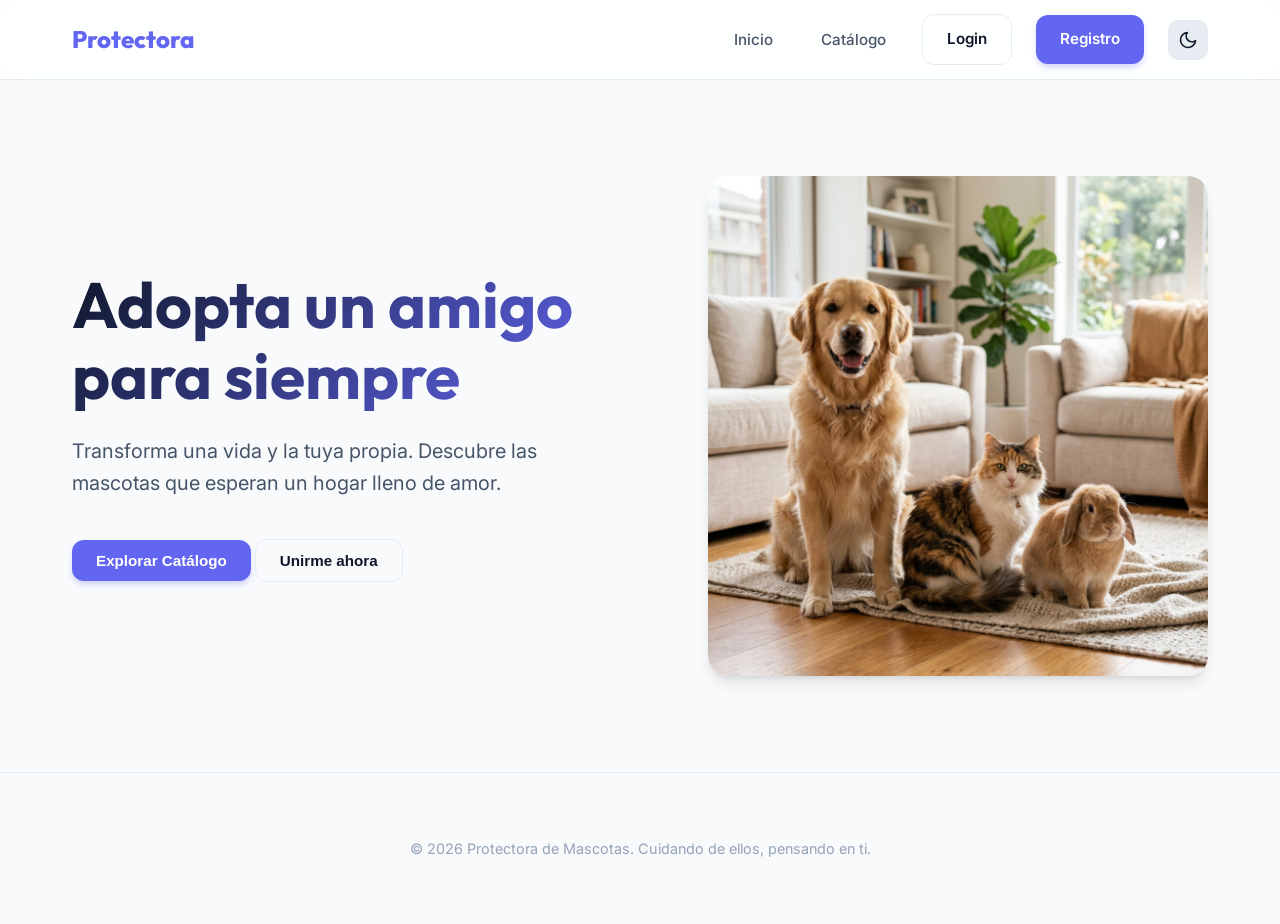
<file: index.html>
<!doctype html>
<html lang="es">
  <head>
    <meta charset="UTF-8" />
    <meta name="viewport" content="width=device-width, initial-scale=1.0" />
    <meta
      name="description"
      content="Protectora de Mascotas - Encuentra tu compañero ideal. Adopta, no compres."
    />
    <title>Protectora de Mascotas | Adopta un amigo</title>
    <link rel="preconnect" href="https://fonts.googleapis.com" />
    <link rel="preconnect" href="https://fonts.gstatic.com" crossorigin />
    <link
      href="https://fonts.googleapis.com/css2?family=Inter:wght@400;500;600&family=Outfit:wght@600;700;800&display=swap"
      rel="stylesheet"
    />
    <link rel="stylesheet" href="css/styles.css" />
    <link rel="stylesheet" href="css/auth.css" />
    <link rel="stylesheet" href="css/admin.css" />
  </head>
  <body>
    <header>
      <nav data-state="logged-out">
        <a href="#home" class="logo"> Protectora </a>
        <ul class="nav-links">
          <li><a href="#home">Inicio</a></li>
          <li><a href="#catalog">Catálogo</a></li>
          <li class="admin-link"><a href="#admin">Panel Admin</a></li>
          <li class="login-btn">
            <a href="#login" class="btn btn-outline">Login</a>
          </li>
          <li class="register-btn">
            <a href="#register" class="btn btn-primary">Registro</a>
          </li>
          <li><button id="theme-toggle" aria-label="Cambiar tema"></button></li>
          <li class="logout-btn">
            <button data-action="logout" class="logout-link">
              Cerrar Sesión
            </button>
          </li>
        </ul>
      </nav>
    </header>

    <main id="app-main">
      <!-- Home View -->
      <section id="view-home" class="view active">
        <div class="home-hero">
          <div class="hero-content">
            <h1>Adopta un amigo para siempre</h1>
            <p>
              Transforma una vida y la tuya propia. Descubre las mascotas que
              esperan un hogar lleno de amor.
            </p>
            <div class="hero-actions">
              <button
                class="btn btn-primary"
                data-action="navigate"
                data-target="#catalog"
              >
                Explorar Catálogo
              </button>
              <button
                class="btn btn-outline"
                data-action="navigate"
                data-target="#register"
              >
                Unirme ahora
              </button>
            </div>
          </div>
          <div class="hero-image">
            <img
              src="imagenes/hero-pets.png"
              alt="Mascotas felices"
              id="hero-img"
            />
          </div>
        </div>
      </section>

      <!-- Catalog View -->
      <section id="view-catalog" class="view"></section>

      <!-- Details View -->
      <section id="view-details" class="view"></section>

      <!-- Auth View (for Login/Register) -->
      <section id="view-auth" class="view"></section>

      <!-- Admin View -->
      <section id="view-admin" class="view"></section>
    </main>

    <footer>
      <p>
        &copy; 2026 Protectora de Mascotas. Cuidando de ellos, pensando en ti.
      </p>
    </footer>

    <script src="js/api.js"></script>
    <script type="module" src="js/app.js"></script>
  </body>
</html>
</file>
<file: css/styles.css>
@import url("https://fonts.googleapis.com/css2?family=Inter:wght@400;500;600&family=Outfit:wght@600;700;800&display=swap");

:root {
  --primary: #6366f1;
  --primary-hover: #4f46e5;
  --bg-primary: #f8fafc;
  --bg-secondary: #ffffff;
  --text-primary: #0f172a;
  --text-secondary: #475569;
  --text-muted: #94a3b8;
  --accent: #f59e0b;
  --glass-bg: rgba(255, 255, 255, 0.85);
  --glass-border: rgba(226, 232, 240, 0.8);
  --shadow-sm: 0 1px 2px 0 rgb(0 0 0 / 0.05);
  --shadow-md: 0 4px 6px -1px rgb(0 0 0 / 0.1), 0 2px 4px -2px rgb(0 0 0 / 0.1);
  --shadow-lg:
    0 10px 15px -3px rgb(0 0 0 / 0.1), 0 4px 6px -4px rgb(0 0 0 / 0.1);
  --error: #ef4444;
  --success: #10b981;
  --radius-md: 12px;
  --radius-lg: 20px;
  --nav-height: 80px;
}

[data-theme="dark"] {
  --bg-primary: #020617;
  --bg-secondary: #0f172a;
  --text-primary: #f8fafc;
  --text-secondary: #94a3b8;
  --glass-bg: rgba(15, 23, 42, 0.9);
  --glass-border: rgba(30, 41, 59, 0.5);
  --shadow-lg:
    0 20px 25px -5px rgb(0 0 0 / 0.3), 0 8px 10px -6px rgb(0 0 0 / 0.3);
}

html {
  scroll-behavior: smooth;
}

* {
  margin: 0;
  padding: 0;
  box-sizing: border-box;
}

img {
  max-width: 100%;
  display: block;
}

body {
  font-family: "Inter", sans-serif;
  background: var(--bg-primary);
  color: var(--text-primary);
  line-height: 1.6;
  transition: background 0.3s ease;
  min-height: 100vh;
}

/* Layout */
header {
  background: var(--glass-bg);
  backdrop-filter: blur(12px);
  -webkit-backdrop-filter: blur(12px);
  border-bottom: 1px solid var(--glass-border);
  height: var(--nav-height);
  position: sticky;
  top: 0;
  z-index: 1000;
  display: flex;
  align-items: center;
}

nav {
  display: flex;
  justify-content: space-between;
  align-items: center;
  width: 100%;
  max-width: 1200px;
  margin: 0 auto;
  padding: 0 2rem;
}

.logo {
  font-family: "Outfit", sans-serif;
  font-size: 1.5rem;
  font-weight: 800;
  color: var(--primary);
  text-decoration: none;
  display: flex;
  align-items: center;
  gap: 0.5rem;
}

.nav-links {
  display: flex;
  list-style: none;
  gap: 1.5rem;
  align-items: center;
}

.nav-links a:not(.btn) {
  color: var(--text-secondary);
  text-decoration: none;
  font-weight: 500;
  font-size: 0.95rem;
  transition: 0.2s;
  padding: 0.5rem 0.75rem;
  border-radius: 8px;
}

.nav-links a:not(.btn):hover {
  color: var(--primary);
  background: var(--glass-border);
}

#theme-toggle {
  background: var(--glass-border);
  border: none;
  cursor: pointer;
  color: var(--text-primary);
  display: flex;
  align-items: center;
  justify-content: center;
  width: 40px;
  height: 40px;
  border-radius: 10px;
  transition: 0.3s;
}

#theme-toggle:hover {
  background: var(--primary);
  color: white;
}

.logout-link {
  background: transparent;
  border: 1px solid var(--error);
  color: var(--error);
  padding: 6px 14px;
  border-radius: 8px;
  cursor: pointer;
  font-size: 0.85rem;
  font-weight: 600;
  transition: 0.2s;
}

.logout-link:hover {
  background: var(--error);
  color: white;
}

[data-state="logged-out"] .logout-btn,
[data-state="logged-out"] .admin-link,
[data-state="logged-in"] .login-btn,
[data-state="logged-in"] .register-btn {
  display: none;
}

main {
  max-width: 1200px;
  margin: 0 auto;
  padding: 2rem;
}

/* Views Management */
.view {
  display: none;
  animation: fadeIn 0.3s ease-out;
}

.view.active {
  display: block;
}

@keyframes fadeIn {
  from {
    opacity: 0;
  }
  to {
    opacity: 1;
  }
}

/* Buttons */
.btn {
  display: inline-flex;
  align-items: center;
  justify-content: center;
  padding: 0.75rem 1.5rem;
  border-radius: 12px;
  font-weight: 600;
  font-size: 0.95rem;
  text-decoration: none;
  transition: all 0.2s;
  cursor: pointer;
  border: none;
  gap: 0.5rem;
}

.btn-primary {
  background: var(--primary);
  color: white;
  box-shadow: 0 4px 6px -1px rgba(99, 102, 241, 0.3);
}

.btn-primary:hover {
  background: var(--primary-hover);
  box-shadow: 0 10px 15px -3px rgba(99, 102, 241, 0.4);
}

.btn-outline {
  background: transparent;
  border: 1px solid var(--glass-border);
  color: var(--text-primary);
}

.btn-outline:hover {
  background: var(--glass-border);
  border-color: var(--text-secondary);
}

/* Home Hero */
.home-hero {
  display: flex;
  align-items: center;
  justify-content: space-between;
  padding: 4rem 0;
  gap: 4rem;
}

.hero-content {
  flex: 1;
}

.hero-content h1 {
  font-family: "Outfit", sans-serif;
  font-size: 4rem;
  line-height: 1.1;
  margin-bottom: 1.5rem;
  color: var(--text-primary);
  background: linear-gradient(135deg, var(--text-primary), var(--primary));
  -webkit-background-clip: text;
  -webkit-text-fill-color: transparent;
}

.hero-content p {
  font-size: 1.25rem;
  color: var(--text-secondary);
  margin-bottom: 2.5rem;
  max-width: 500px;
}

.hero-image {
  flex: 1;
  display: flex;
  justify-content: flex-end;
}

.hero-image img {
  width: 100%;
  max-width: 500px;
  border-radius: var(--radius-lg);
  box-shadow: var(--shadow-lg);
}

/* Catalog */
.catalog-header {
  text-align: center;
  margin-bottom: 4rem;
}

.catalog-header h2 {
  font-family: "Outfit", sans-serif;
  font-size: 3rem;
  margin-bottom: 1rem;
}

.pet-grid {
  display: grid;
  grid-template-columns: repeat(auto-fill, minmax(320px, 1fr));
  gap: 2.5rem;
}

.pet-card {
  background: var(--bg-secondary);
  border-radius: var(--radius-md);
  border: 1px solid var(--glass-border);
  overflow: hidden;
  transition: all 0.4s cubic-bezier(0.4, 0, 0.2, 1);
  display: flex;
  flex-direction: column;
}

.pet-card:hover {
  box-shadow: var(--shadow-lg);
  border-color: var(--primary);
}

.pet-image-container {
  height: 240px;
  position: relative;
  overflow: hidden;
}

.pet-card img {
  width: 100%;
  height: 100%;
  object-fit: cover;
  transition: transform 0.6s ease;
}

.pet-card:hover img {
  transform: scale(1.1);
}

.pet-info {
  padding: 1.5rem;
  display: flex;
  flex-direction: column;
  flex-grow: 1;
}

.pet-species {
  font-size: 0.75rem;
  font-weight: 700;
  text-transform: uppercase;
  color: var(--primary);
  letter-spacing: 1px;
  margin-bottom: 0.5rem;
}

.pet-card h3 {
  font-family: "Outfit", sans-serif;
  font-size: 1.5rem;
  margin-bottom: 0.25rem;
}

.pet-breed {
  color: var(--text-secondary);
  font-size: 0.95rem;
  margin-bottom: 1.5rem;
}

.pet-actions {
  display: flex;
  gap: 0.75rem;
  margin-top: auto;
}

/* Form Messages */
.form-message {
  padding: 1rem;
  border-radius: 10px;
  font-size: 0.9rem;
  margin-bottom: 1.5rem;
  font-weight: 500;
}

.form-message.success {
  background: rgba(16, 185, 129, 0.1);
  color: var(--success);
  border: 1px solid rgba(16, 185, 129, 0.2);
}

.form-message.error {
  background: rgba(239, 68, 68, 0.1);
  color: var(--error);
  border: 1px solid rgba(239, 68, 68, 0.2);
}

/* Modals */
.modal-overlay {
  position: fixed;
  inset: 0;
  background: rgba(0, 0, 0, 0.4);
  backdrop-filter: blur(8px);
  display: flex;
  align-items: center;
  justify-content: center;
  z-index: 2000;
  animation: fadeIn 0.3s;
}

.modal-content {
  background: var(--bg-secondary);
  width: 100%;
  max-width: 500px;
  padding: 2.5rem;
  border-radius: var(--radius-lg);
  box-shadow: var(--shadow-lg);
  border: 1px solid var(--glass-border);
}

/* Footer */
footer {
  text-align: center;
  padding: 4rem 2rem;
  color: var(--text-muted);
  font-size: 0.9rem;
  border-top: 1px solid var(--glass-border);
}

/* Utils */
.loading {
  display: flex;
  justify-content: center;
  padding: 4rem;
  color: var(--text-muted);
}

@media (max-width: 1024px) {
  .home-hero {
    flex-direction: column;
    text-align: center;
    gap: 2rem;
  }
  .hero-content h1 {
    font-size: 3rem;
  }
  .hero-content p {
    margin: 0 auto 2rem;
  }
  .hero-image {
    justify-content: center;
  }
}

/* Pet Details */
.pet-details-container {
  max-width: 900px;
  margin: 0 auto;
}

.pet-details-card {
  display: grid;
  grid-template-columns: 1fr 1fr;
  background: var(--bg-secondary);
  border-radius: var(--radius-lg);
  overflow: hidden;
  border: 1px solid var(--glass-border);
  box-shadow: var(--shadow-lg);
}

.pet-details-image {
  height: 500px;
}

.pet-details-image img {
  width: 100%;
  height: 100%;
  object-fit: cover;
}

.pet-details-info {
  padding: 3rem;
  display: flex;
  flex-direction: column;
}

.info-header h1 {
  font-family: "Outfit", sans-serif;
  font-size: 2.5rem;
  margin: 0.5rem 0;
}

.badge {
  display: inline-block;
  padding: 4px 12px;
  background: rgba(99, 102, 241, 0.1);
  color: var(--primary);
  border-radius: 20px;
  font-size: 0.75rem;
  font-weight: 700;
  text-transform: uppercase;
  letter-spacing: 0.05em;
}

.info-item {
  display: flex;
  gap: 0.5rem;
  font-size: 0.95rem;
  margin-bottom: 0.5rem;
}

@media (max-width: 768px) {
  .pet-details-card {
    grid-template-columns: 1fr;
  }
  .pet-details-image {
    height: 300px;
  }
  .pet-details-info {
    padding: 2rem;
  }
}
</file>
<file: css/auth.css>
/* Auth Section Styling */
.auth-section {
    display: flex;
    justify-content: center;
    align-items: center;
    min-height: calc(100vh - 200px);
    padding: 2rem;
    animation: fadeIn 0.5s ease-out;
}

.auth-card {
    width: 100%;
    max-width: 440px;
    padding: 3rem;
    background: var(--bg-secondary);
    border: 1px solid var(--glass-border);
    border-radius: 24px;
    box-shadow: var(--shadow);
    position: relative;
    overflow: hidden;
}

.auth-card::before {
    content: '';
    position: absolute;
    top: 0;
    left: 0;
    right: 0;
    height: 4px;
    background: linear-gradient(90deg, var(--accent), #8b5cf6);
}

.auth-card h2 {
    font-family: 'Outfit', sans-serif;
    font-size: 2.25rem;
    font-weight: 700;
    margin-bottom: 0.75rem;
    text-align: center;
    letter-spacing: -0.02em;
}

.auth-subtitle {
    text-align: center;
    color: var(--text-secondary);
    margin-bottom: 2.5rem;
    font-size: 1rem;
}

.form-group {
    margin-bottom: 1.5rem;
}

.form-group label {
    display: block;
    font-size: 0.9rem;
    font-weight: 600;
    margin-bottom: 0.6rem;
    color: var(--text-primary);
}

.form-group input {
    width: 100%;
    padding: 14px 16px;
    border: 2px solid var(--glass-border);
    border-radius: 12px;
    background: var(--bg-primary);
    color: var(--text-primary);
    font-size: 1rem;
    transition: all 0.3s cubic-bezier(0.4, 0, 0.2, 1);
}

.form-group input:focus {
    outline: none;
    border-color: var(--accent);
    box-shadow: 0 0 0 4px rgba(37, 99, 235, 0.1);
}

.form-group input::placeholder {
    color: var(--text-secondary);
    opacity: 0.5;
}

.auth-footer {
    margin-top: 2rem;
    text-align: center;
    font-size: 0.95rem;
    color: var(--text-secondary);
}

.auth-footer a {
    color: var(--accent);
    font-weight: 600;
    text-decoration: none;
    transition: 0.2s;
    padding-bottom: 2px;
    border-bottom: 2px solid transparent;
}

.auth-footer a:hover {
    border-bottom-color: var(--accent);
}

/* Animations */
@keyframes fadeIn {
    from { opacity: 0; }
    to { opacity: 1; }
}

/* Responsive */
@media (max-width: 480px) {
    .auth-card {
        padding: 2rem 1.5rem;
    }
    
    .auth-card h2 {
        font-size: 1.75rem;
    }
}
</file>
<file: css/admin.css>
/* Admin Section Styling */
.admin-header {
  margin-bottom: 3rem;
  border-bottom: 2px solid var(--glass-border);
  padding-bottom: 1.5rem;
}

.admin-header h2 {
  font-family: "Outfit", sans-serif;
  font-size: 2.5rem;
  margin-bottom: 0.5rem;
  color: var(--text-primary);
}

.admin-header p {
  color: var(--text-secondary);
  font-size: 1.1rem;
}

/* Admin Table Utilities */
.admin-pet-cell {
  display: flex;
  align-items: center;
  gap: 1rem;
}

.admin-pet-thumb {
  width: 40px;
  height: 40px;
  border-radius: 8px;
  object-fit: cover;
  border: 1px solid var(--glass-border);
}

.admin-pet-name {
  font-weight: 600;
  color: var(--text-primary);
}

.admin-table-actions {
  display: flex;
  gap: 0.5rem;
}

.btn-sm {
  padding: 4px 12px;
  font-size: 0.8rem;
  border-radius: 6px;
}

.btn-danger {
  color: var(--error) !important;
  border-color: var(--error) !important;
}

.btn-danger:hover {
  background: var(--error) !important;
  color: white !important;
}

.table-wrapper {
  margin: 1.5rem 0;
  overflow-x: auto;
  background: var(--bg-secondary);
  border-radius: var(--radius-md);
  border: 1px solid var(--glass-border);
  box-shadow: var(--shadow-md);
}

.admin-table {
  width: 100%;
  border-collapse: collapse;
  min-width: 700px;
}

.admin-table th {
  background: var(--bg-primary);
  padding: 1rem;
  text-align: left;
  font-size: 0.75rem;
  font-weight: 700;
  text-transform: uppercase;
  color: var(--text-muted);
  border-bottom: 2px solid var(--glass-border);
}

.admin-table td {
  padding: 1rem;
  border-bottom: 1px solid var(--glass-border);
  font-size: 0.9rem;
  color: var(--text-primary);
}

.admin-table tr:last-child td {
  border-bottom: none;
}

.admin-table tr:hover td {
  background: rgba(99, 102, 241, 0.05);
}

.owner-badge {
  display: inline-block;
  padding: 2px 8px;
  background: rgba(16, 185, 129, 0.1);
  color: var(--success);
  border-radius: 4px;
  font-size: 0.8rem;
  font-weight: 600;
}

[data-theme="dark"] .admin-table tr:hover td {
  background: rgba(255, 255, 255, 0.02);
}

/* Species Badges */
.badge-perro { background: rgba(59, 130, 246, 0.1); color: #3b82f6; }
.badge-gato { background: rgba(139, 92, 246, 0.1); color: #8b5cf6; }
.badge-ave { background: rgba(245, 158, 11, 0.1); color: #f59e0b; }
.badge-conejo { background: rgba(236, 72, 153, 0.1); color: #ec4899; }
.badge-otro { background: rgba(107, 114, 128, 0.1); color: #6b7280; }

/* Modal Form Styling */
.form-group {
  margin-bottom: 1.5rem;
}

.form-group label {
  display: block;
  margin-bottom: 0.5rem;
  font-weight: 600;
  font-size: 0.9rem;
  color: var(--text-secondary);
}

/* Form Messages */
.form-group input, 
.form-select {
  width: 100%;
  padding: 12px 16px;
  border-radius: var(--radius-md);
  border: 1px solid var(--glass-border);
  background: var(--bg-primary);
  color: var(--text-primary);
  font-family: inherit;
  font-size: 0.95rem;
  transition: all 0.2s ease;
}

.form-select {
  appearance: none;
  padding-right: 40px;
  background-image: url("data:image/svg+xml,%3Csvg xmlns='http://www.w3.org/2000/svg' fill='none' viewBox='0 0 24 24' stroke='%236366f1' stroke-width='2.5'%3E%3Cpath stroke-linecap='round' stroke-linejoin='round' d='M19.5 8.25l-7.5 7.5-7.5-7.5' /%3E%3C/svg%3E");
  background-repeat: no-repeat;
  background-position: right 1rem center;
  background-size: 1.25rem;
  cursor: pointer;
}

.form-group input:focus,
.form-select:focus {
  outline: none;
  border-color: var(--primary);
  box-shadow: 0 0 0 4px rgba(99, 102, 241, 0.1);
  background: var(--bg-secondary);
}

[data-theme="dark"] .form-select {
  background-image: url("data:image/svg+xml,%3Csvg xmlns='http://www.w3.org/2000/svg' fill='none' viewBox='0 0 24 24' stroke='%23818cf8' stroke-width='2.5'%3E%3Cpath stroke-linecap='round' stroke-linejoin='round' d='M19.5 8.25l-7.5 7.5-7.5-7.5' /%3E%3C/svg%3E");
}

.modal-actions {
  display: flex;
  gap: 1rem;
  margin-top: 2.5rem;
}

.modal-actions .btn {
  flex: 1;
}
</file>
